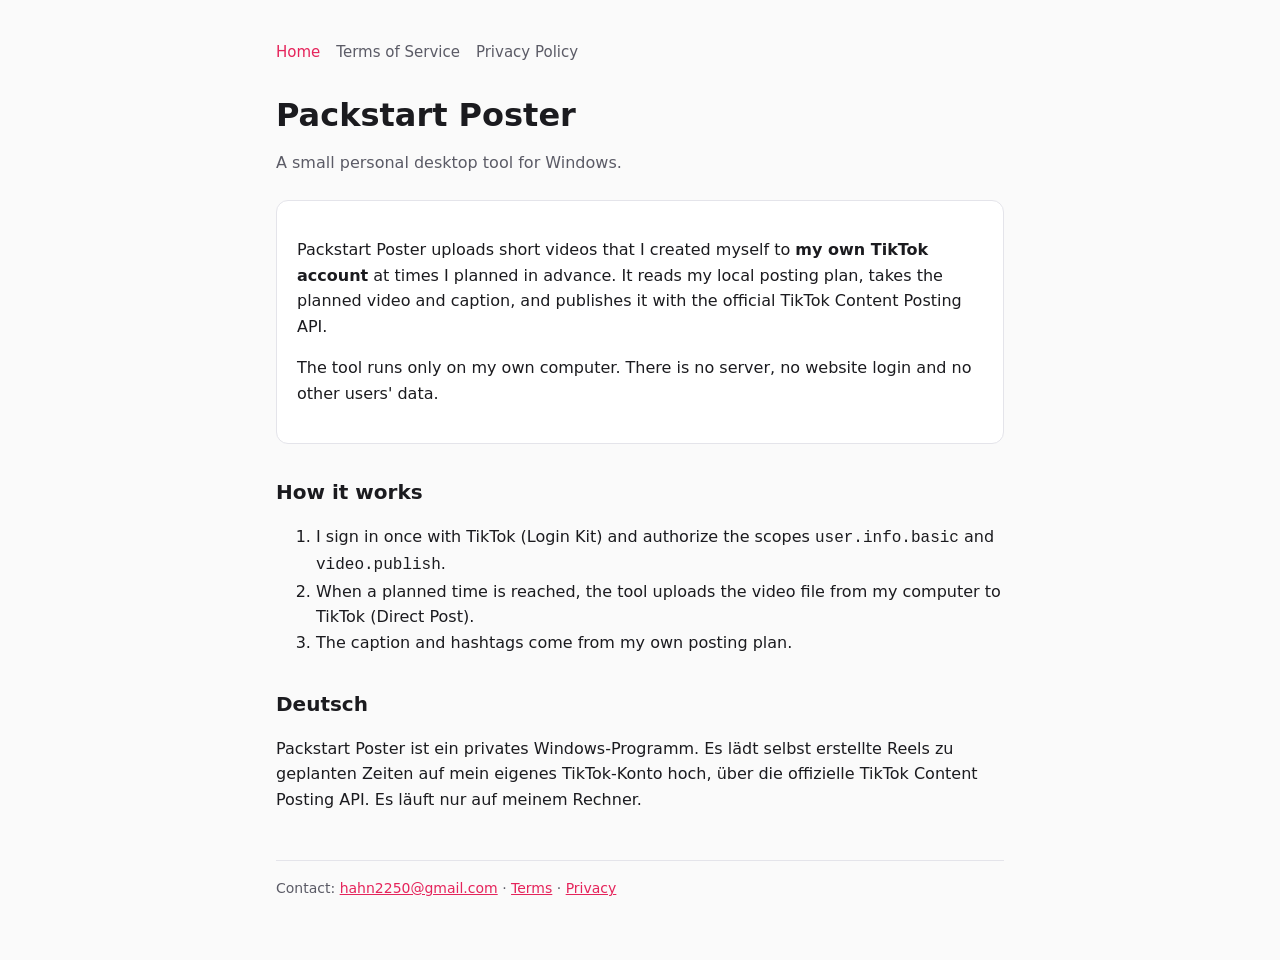
<file: index.html>
<!doctype html>
<html lang="en">
<head>
<meta charset="utf-8">
<meta name="viewport" content="width=device-width, initial-scale=1">
<title>Packstart Poster</title>
<link rel="stylesheet" href="style.css">
</head>
<body>
<main>
  <nav><a href="index.html" aria-current="page">Home</a><a href="terms.html">Terms of Service</a><a href="privacy.html">Privacy Policy</a></nav>
  <h1>Packstart Poster</h1>
  <p class="muted">A small personal desktop tool for Windows.</p>

  <div class="card">
    <p>Packstart Poster uploads short videos that I created myself to <strong>my own TikTok account</strong> at times I planned in advance. It reads my local posting plan, takes the planned video and caption, and publishes it with the official TikTok Content Posting API.</p>
    <p>The tool runs only on my own computer. There is no server, no website login and no other users' data.</p>
  </div>

  <h2>How it works</h2>
  <ol>
    <li>I sign in once with TikTok (Login Kit) and authorize the scopes <code>user.info.basic</code> and <code>video.publish</code>.</li>
    <li>When a planned time is reached, the tool uploads the video file from my computer to TikTok (Direct Post).</li>
    <li>The caption and hashtags come from my own posting plan.</li>
  </ol>

  <h2>Deutsch</h2>
  <p>Packstart Poster ist ein privates Windows-Programm. Es lädt selbst erstellte Reels zu geplanten Zeiten auf mein eigenes TikTok-Konto hoch, über die offizielle TikTok Content Posting API. Es läuft nur auf meinem Rechner.</p>

  <footer>Contact: <a href="mailto:hahn2250@gmail.com">hahn2250@gmail.com</a> · <a href="terms.html">Terms</a> · <a href="privacy.html">Privacy</a></footer>
</main>
</body>
</html>
</file>
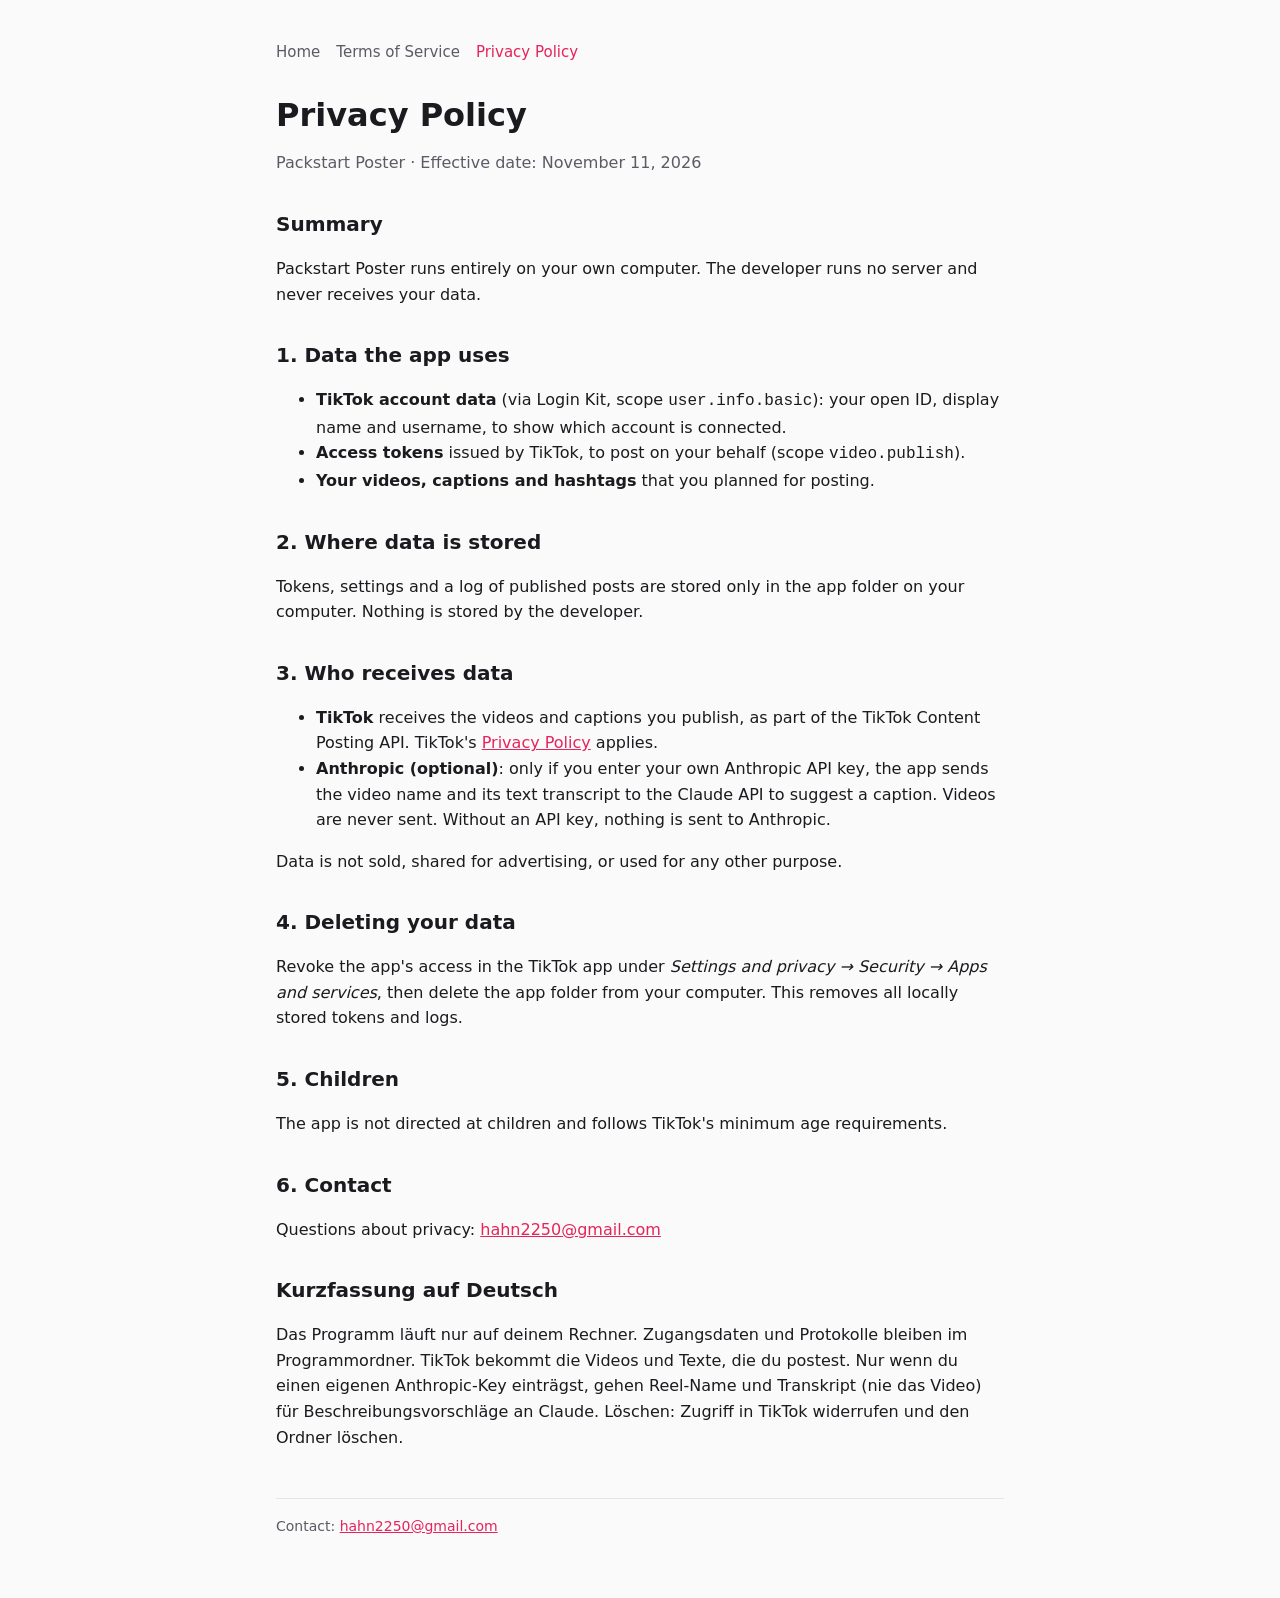
<file: privacy.html>
<!doctype html>
<html lang="en">
<head>
<meta charset="utf-8">
<meta name="viewport" content="width=device-width, initial-scale=1">
<title>Privacy Policy</title>
<link rel="stylesheet" href="style.css">
</head>
<body>
<main>
  <nav><a href="index.html">Home</a><a href="terms.html">Terms of Service</a><a href="privacy.html" aria-current="page">Privacy Policy</a></nav>
  <h1>Privacy Policy</h1>
  <p class="muted">Packstart Poster · Effective date: November 11, 2026</p>

  <h2>Summary</h2>
  <p>Packstart Poster runs entirely on your own computer. The developer runs no server and never receives your data.</p>

  <h2>1. Data the app uses</h2>
  <ul>
    <li><strong>TikTok account data</strong> (via Login Kit, scope <code>user.info.basic</code>): your open ID, display name and username, to show which account is connected.</li>
    <li><strong>Access tokens</strong> issued by TikTok, to post on your behalf (scope <code>video.publish</code>).</li>
    <li><strong>Your videos, captions and hashtags</strong> that you planned for posting.</li>
  </ul>

  <h2>2. Where data is stored</h2>
  <p>Tokens, settings and a log of published posts are stored only in the app folder on your computer. Nothing is stored by the developer.</p>

  <h2>3. Who receives data</h2>
  <ul>
    <li><strong>TikTok</strong> receives the videos and captions you publish, as part of the TikTok Content Posting API. TikTok's <a href="https://www.tiktok.com/legal/privacy-policy">Privacy Policy</a> applies.</li>
    <li><strong>Anthropic (optional)</strong>: only if you enter your own Anthropic API key, the app sends the video name and its text transcript to the Claude API to suggest a caption. Videos are never sent. Without an API key, nothing is sent to Anthropic.</li>
  </ul>
  <p>Data is not sold, shared for advertising, or used for any other purpose.</p>

  <h2>4. Deleting your data</h2>
  <p>Revoke the app's access in the TikTok app under <em>Settings and privacy → Security → Apps and services</em>, then delete the app folder from your computer. This removes all locally stored tokens and logs.</p>

  <h2>5. Children</h2>
  <p>The app is not directed at children and follows TikTok's minimum age requirements.</p>

  <h2>6. Contact</h2>
  <p>Questions about privacy: <a href="mailto:hahn2250@gmail.com">hahn2250@gmail.com</a></p>

  <h2>Kurzfassung auf Deutsch</h2>
  <p>Das Programm läuft nur auf deinem Rechner. Zugangsdaten und Protokolle bleiben im Programmordner. TikTok bekommt die Videos und Texte, die du postest. Nur wenn du einen eigenen Anthropic-Key einträgst, gehen Reel-Name und Transkript (nie das Video) für Beschreibungsvorschläge an Claude. Löschen: Zugriff in TikTok widerrufen und den Ordner löschen.</p>

  <footer>Contact: <a href="mailto:hahn2250@gmail.com">hahn2250@gmail.com</a></footer>
</main>
</body>
</html>
</file>
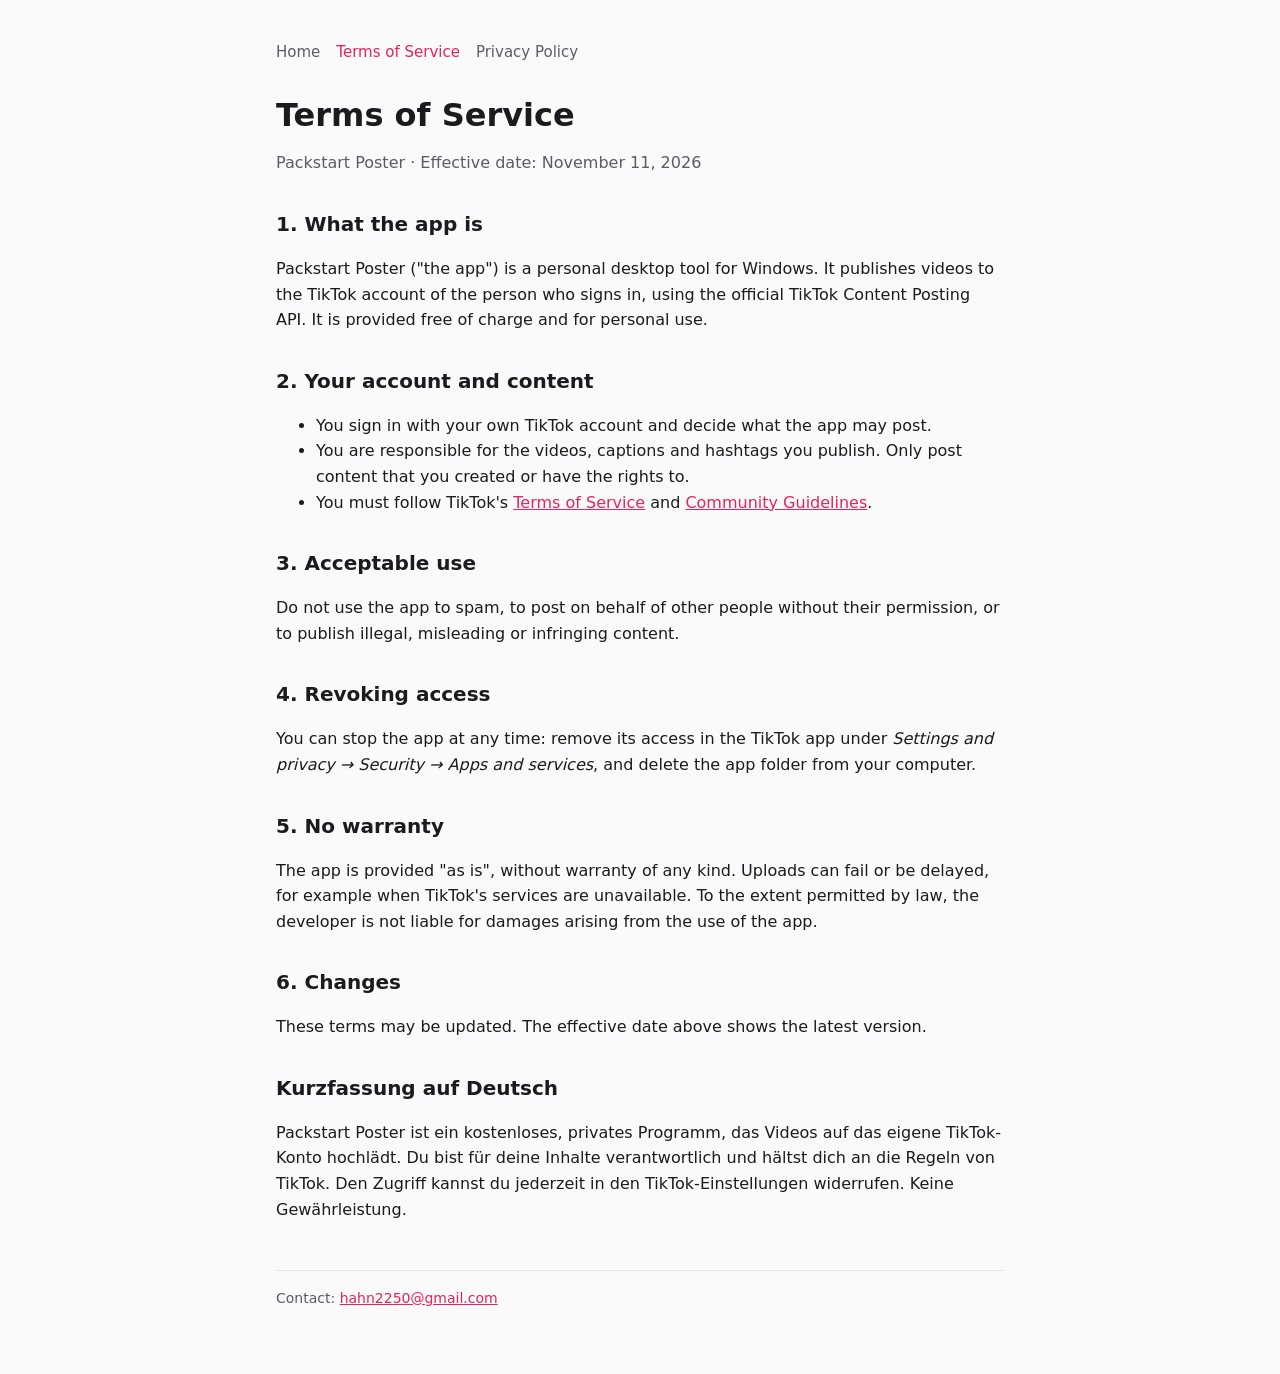
<file: terms.html>
<!doctype html>
<html lang="en">
<head>
<meta charset="utf-8">
<meta name="viewport" content="width=device-width, initial-scale=1">
<title>Terms of Service</title>
<link rel="stylesheet" href="style.css">
</head>
<body>
<main>
  <nav><a href="index.html">Home</a><a href="terms.html" aria-current="page">Terms of Service</a><a href="privacy.html">Privacy Policy</a></nav>
  <h1>Terms of Service</h1>
  <p class="muted">Packstart Poster · Effective date: November 11, 2026</p>

  <h2>1. What the app is</h2>
  <p>Packstart Poster ("the app") is a personal desktop tool for Windows. It publishes videos to the TikTok account of the person who signs in, using the official TikTok Content Posting API. It is provided free of charge and for personal use.</p>

  <h2>2. Your account and content</h2>
  <ul>
    <li>You sign in with your own TikTok account and decide what the app may post.</li>
    <li>You are responsible for the videos, captions and hashtags you publish. Only post content that you created or have the rights to.</li>
    <li>You must follow TikTok's <a href="https://www.tiktok.com/legal/terms-of-service">Terms of Service</a> and <a href="https://www.tiktok.com/community-guidelines">Community Guidelines</a>.</li>
  </ul>

  <h2>3. Acceptable use</h2>
  <p>Do not use the app to spam, to post on behalf of other people without their permission, or to publish illegal, misleading or infringing content.</p>

  <h2>4. Revoking access</h2>
  <p>You can stop the app at any time: remove its access in the TikTok app under <em>Settings and privacy → Security → Apps and services</em>, and delete the app folder from your computer.</p>

  <h2>5. No warranty</h2>
  <p>The app is provided "as is", without warranty of any kind. Uploads can fail or be delayed, for example when TikTok's services are unavailable. To the extent permitted by law, the developer is not liable for damages arising from the use of the app.</p>

  <h2>6. Changes</h2>
  <p>These terms may be updated. The effective date above shows the latest version.</p>

  <h2>Kurzfassung auf Deutsch</h2>
  <p>Packstart Poster ist ein kostenloses, privates Programm, das Videos auf das eigene TikTok-Konto hochlädt. Du bist für deine Inhalte verantwortlich und hältst dich an die Regeln von TikTok. Den Zugriff kannst du jederzeit in den TikTok-Einstellungen widerrufen. Keine Gewährleistung.</p>

  <footer>Contact: <a href="mailto:hahn2250@gmail.com">hahn2250@gmail.com</a></footer>
</main>
</body>
</html>
</file>
<file: style.css>
:root { --bg: #fafafa; --text: #1b1b1f; --muted: #5b5b66; --accent: #e5245b; --card: #ffffff; --line: #e4e4ea; }
@media (prefers-color-scheme: dark) { :root { --bg: #121216; --text: #ececf1; --muted: #a2a2ad; --accent: #ff5a85; --card: #1b1b21; --line: #2c2c35; } }
* { box-sizing: border-box; }
body { margin: 0; background: var(--bg); color: var(--text); font: 16px/1.6 system-ui, -apple-system, "Segoe UI", sans-serif; }
main { max-width: 760px; margin: 0 auto; padding: 40px 16px 64px; }
nav { display: flex; gap: 16px; flex-wrap: wrap; margin-bottom: 32px; font-size: 15px; }
nav a { color: var(--muted); text-decoration: none; }
nav a:hover, nav a[aria-current] { color: var(--accent); }
h1 { font-size: 32px; line-height: 1.2; margin: 0 0 8px; }
h2 { font-size: 20px; margin: 32px 0 8px; }
p, li { color: var(--text); }
.muted { color: var(--muted); }
.card { background: var(--card); border: 1px solid var(--line); border-radius: 12px; padding: 20px; margin: 24px 0; }
a { color: var(--accent); }
footer { margin-top: 48px; padding-top: 16px; border-top: 1px solid var(--line); color: var(--muted); font-size: 14px; }
</file>
